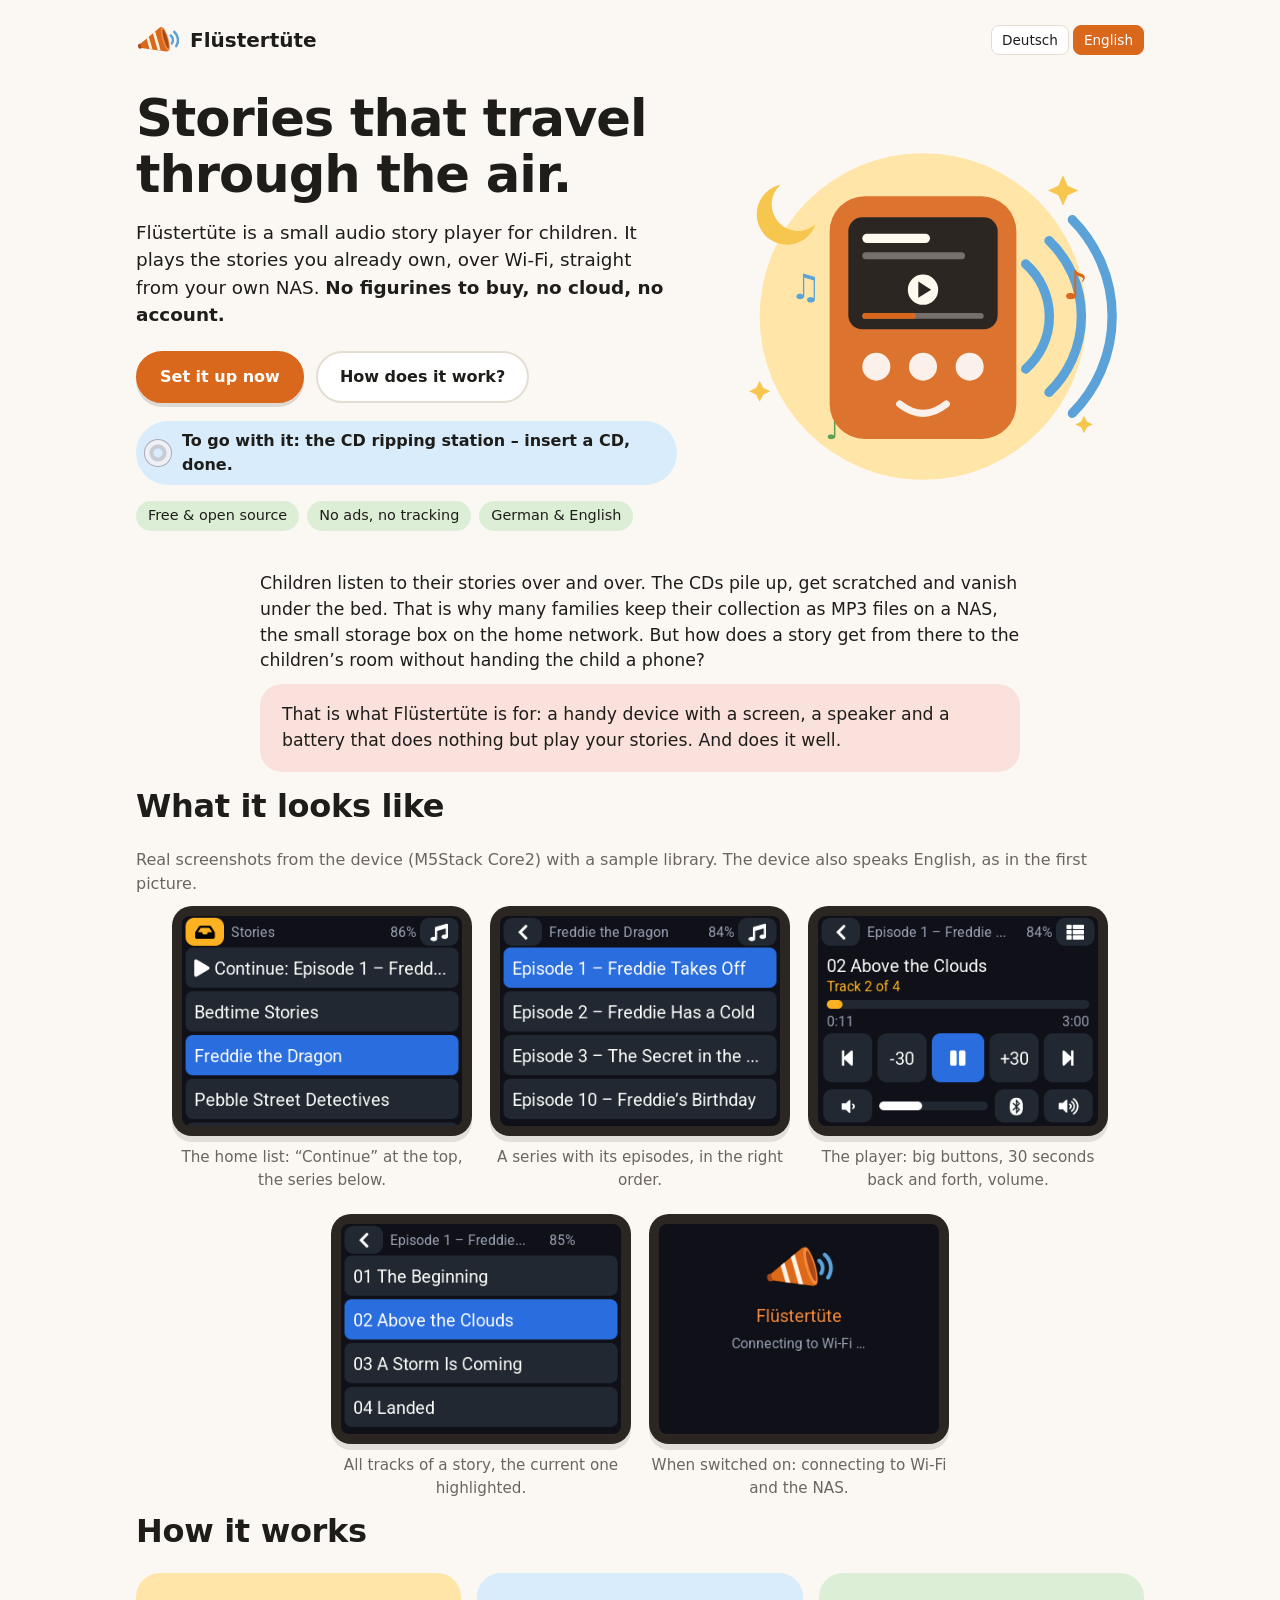
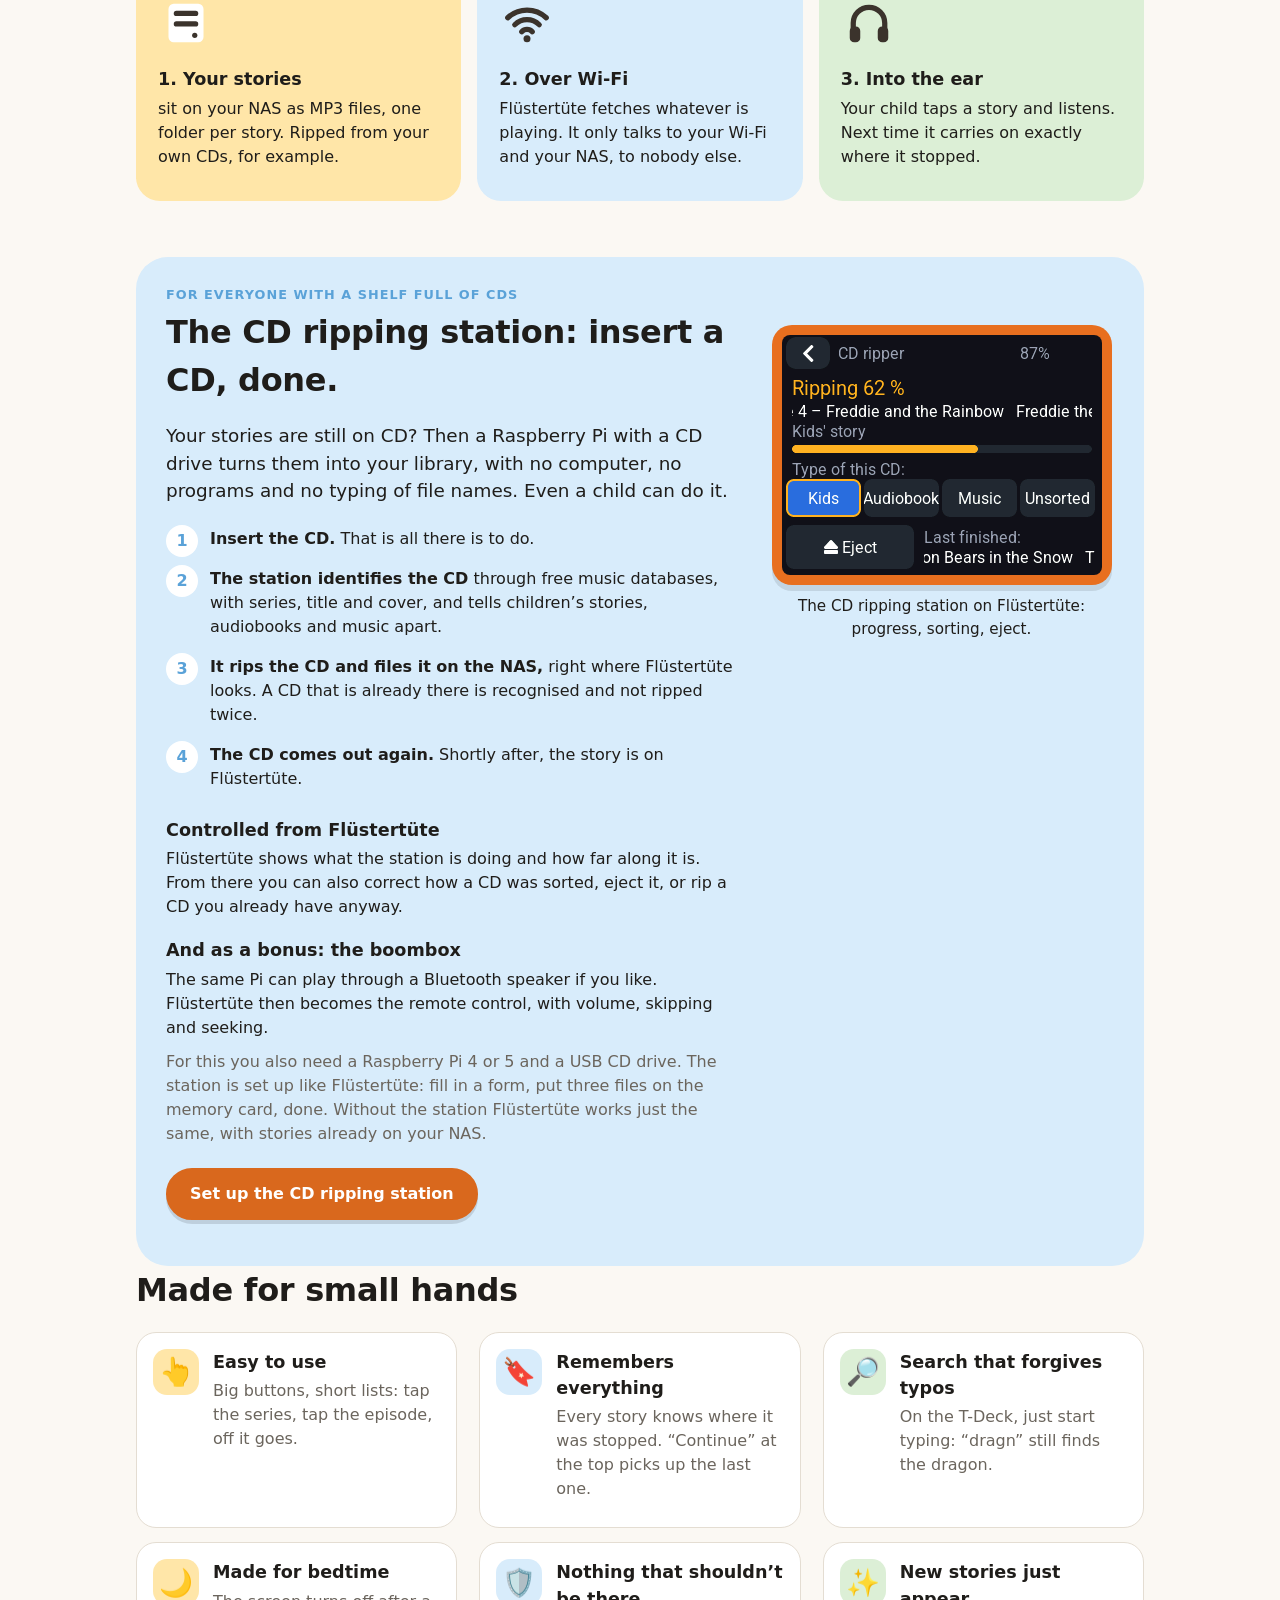
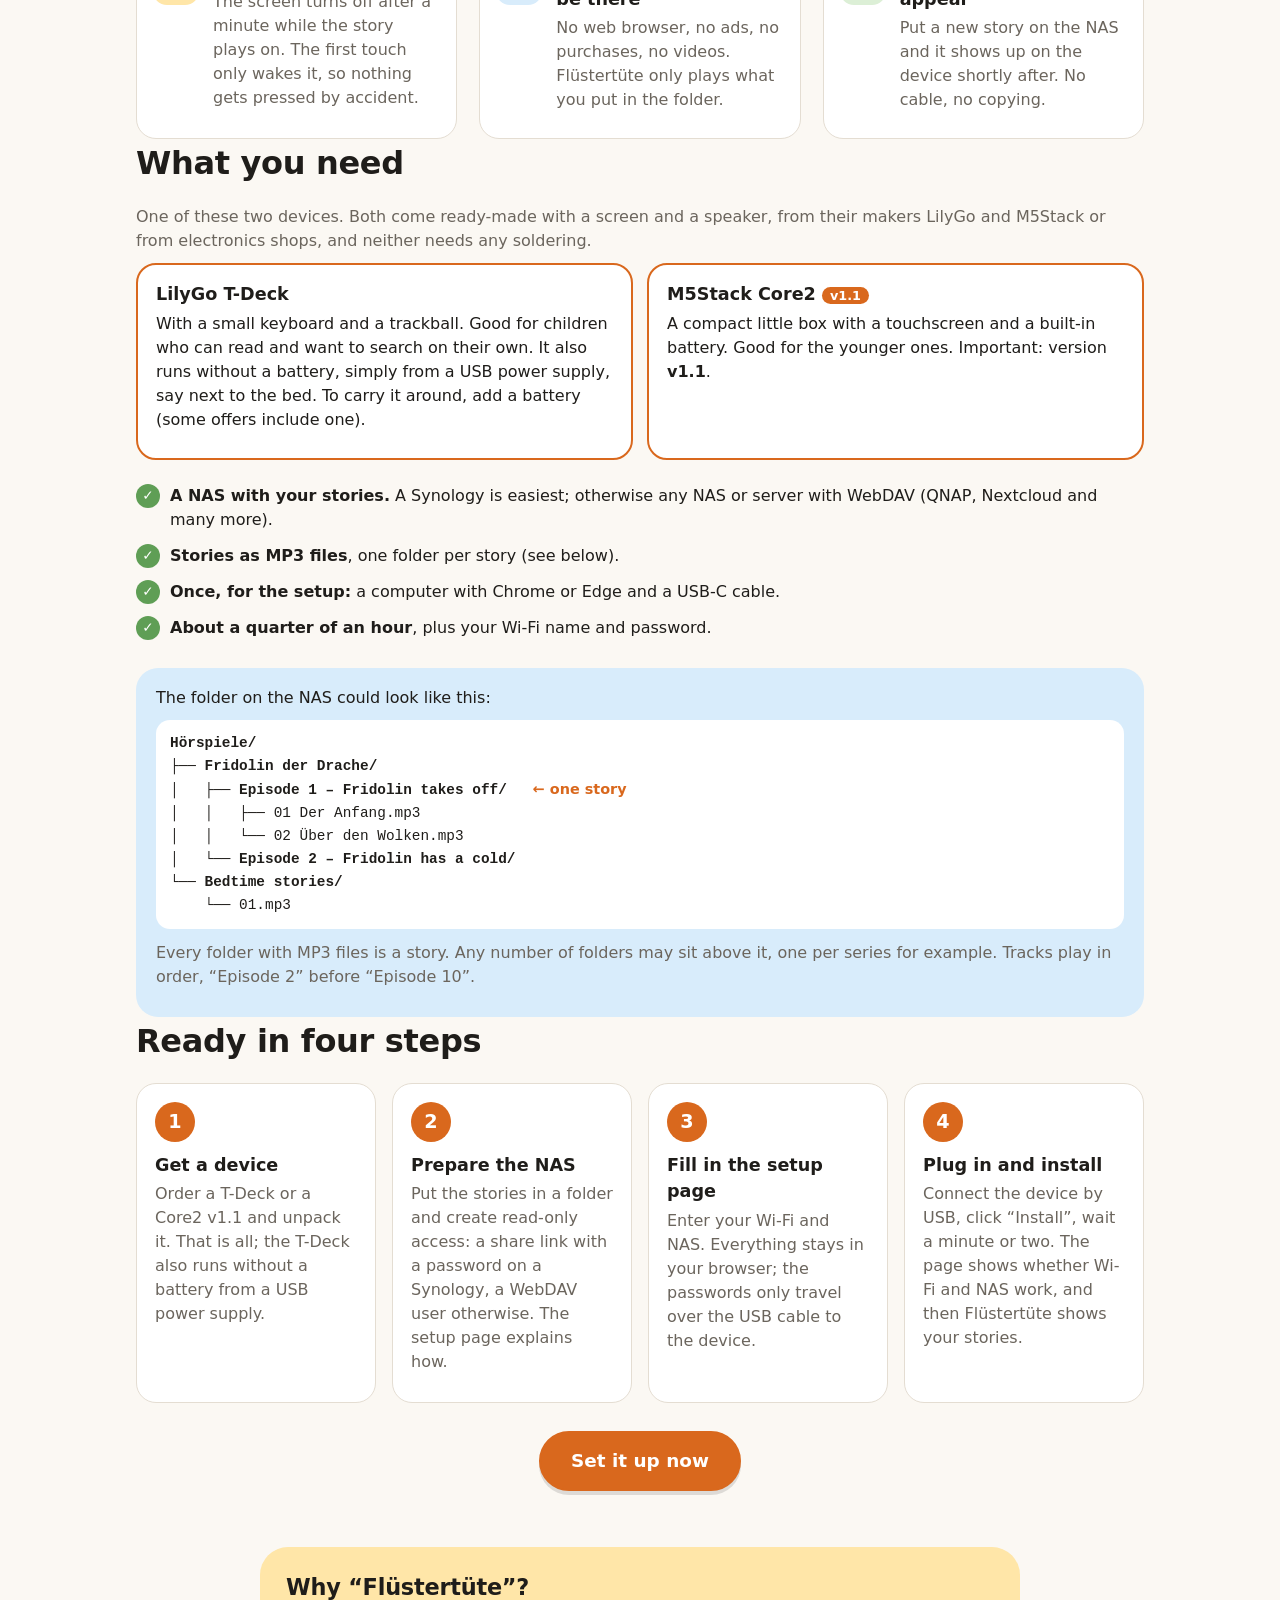
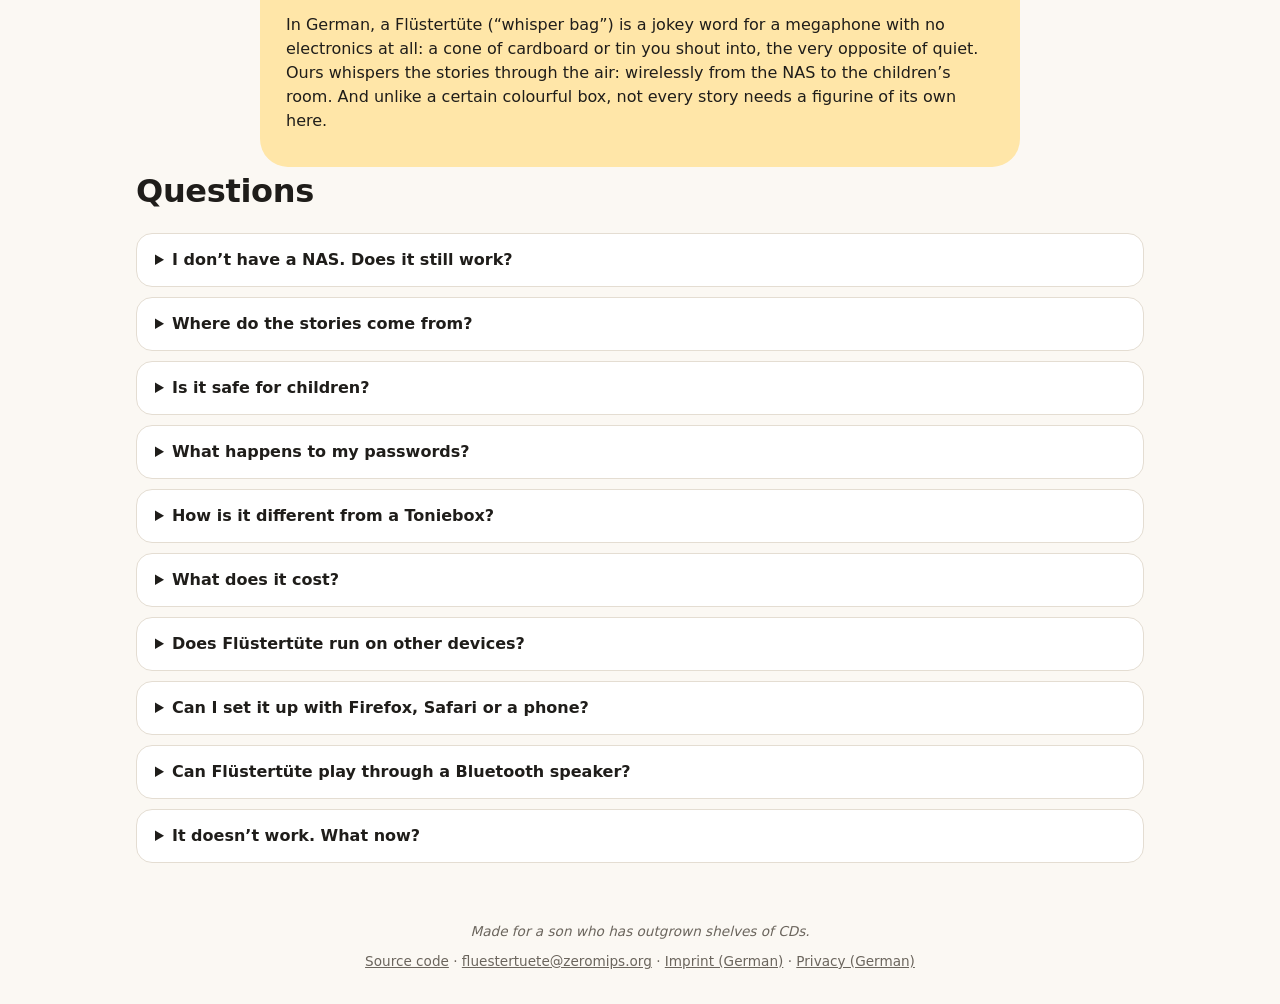
<file: web/index.html>
<!doctype html>
<html lang="de">
<head>
<meta charset="utf-8">
<meta name="viewport" content="width=device-width, initial-scale=1">
<title>Flüstertüte</title>
<meta name="description" content="Ein kleiner Hörspiel-Player für Kinder, der die eigenen Hörspiele per WLAN vom NAS spielt. Ohne Figuren, ohne Cloud, ohne Konto. Mit CD-Ripstation: CD rein, fertig.">
<link rel="canonical" href="https://fluestertuete.zeromips.org/">
<meta property="og:type" content="website">
<meta property="og:url" content="https://fluestertuete.zeromips.org/">
<meta property="og:site_name" content="Flüstertüte">
<meta property="og:locale" content="de_DE">
<meta property="og:locale:alternate" content="en_GB">
<meta property="og:title" content="Flüstertüte – Hörspiel-Player für Kinder, direkt vom eigenen NAS">
<meta property="og:description" content="Spielt die Hörspiele, die Sie schon haben, per WLAN vom eigenen NAS. Ohne Figuren, ohne Cloud, ohne Konto. Freie Software für LilyGo T-Deck und M5Stack Core2.">
<meta property="og:image" content="https://fluestertuete.zeromips.org/og.png">
<meta property="og:image:width" content="1200">
<meta property="og:image:height" content="630">
<meta property="og:image:alt" content="Flüstertüte: Logo und der Startbildschirm des Geräts mit einer Liste von Hörspiel-Serien">
<meta name="twitter:card" content="summary_large_image">
<link rel="icon" href="favicon.ico" sizes="48x48">
<link rel="icon" href="logo.svg" type="image/svg+xml">
<link rel="apple-touch-icon" href="apple-touch-icon.png">
<link rel="stylesheet" href="style.css">
<link rel="stylesheet" href="home.css">
<script type="module" src="home.js"></script>
</head>
<body class="home">

<header class="top">
  <a class="brand" href="./">
    <img src="logo.svg" alt="" width="44" height="44">
    Flüstertüte
  </a>
  <nav class="lang" aria-label="Sprache / Language">
    <button type="button" data-lang="de">Deutsch</button>
    <button type="button" data-lang="en">English</button>
  </nav>
</header>

<main>
  <!-- Hero -->
  <section class="hero">
    <div class="hero-text">
      <h1 data-t="hero_title"></h1>
      <p class="lead" data-t="hero_lead"></p>
      <div class="cta">
        <a class="btn primary" href="setup.html" data-t="cta_setup"></a>
        <a class="btn" href="#so-gehts" data-t="cta_how"></a>
      </div>
      <a class="rip-teaser" href="#cd-station"><span class="disc" aria-hidden="true"></span><span data-t="rip_teaser"></span></a>
      <ul class="badges">
        <li data-t="badge_free"></li>
        <li data-t="badge_noads"></li>
        <li data-t="badge_lang"></li>
      </ul>
    </div>
    <svg class="hero-art" viewBox="0 0 360 320" role="img" aria-labelledby="hero-art-title">
      <title id="hero-art-title" data-t="art_title"></title>
      <circle cx="180" cy="165" r="140" class="f-sun"/>
      <!-- moon and stars: it is a bedtime thing -->
      <path d="M58 52a26 26 0 1 0 30 34 21 21 0 1 1-30-34z" class="f-moon"/>
      <path d="M300 44l4 9 9 4-9 4-4 9-4-9-9-4 9-4z" class="f-star"/>
      <path d="M40 220l3 6 6 3-6 3-3 6-3-6-6-3 6-3z" class="f-star"/>
      <path d="M318 250l2.5 5 5 2.5-5 2.5-2.5 5-2.5-5-5-2.5 5-2.5z" class="f-star"/>
      <!-- sound waves -->
      <path d="M268 120a60 60 0 0 1 0 90" class="s-wave"/>
      <path d="M288 100a90 90 0 0 1 0 130" class="s-wave w2"/>
      <path d="M308 82a118 118 0 0 1 0 166" class="s-wave w3"/>
      <text x="300" y="150" class="note n1">♪</text>
      <text x="66" y="150" class="note n2">♫</text>
      <text x="96" y="270" class="note n3">♪</text>
      <!-- the device -->
      <g class="device">
        <rect x="100" y="62" width="160" height="208" rx="30" class="f-accent"/>
        <rect x="100" y="62" width="160" height="208" rx="30" class="f-shine"/>
        <rect x="116" y="80" width="128" height="96" rx="12" class="f-screen"/>
        <rect x="128" y="94" width="58" height="8" rx="4" class="f-screen-text"/>
        <rect x="128" y="110" width="88" height="6" rx="3" class="f-screen-dim"/>
        <circle cx="180" cy="142" r="13" class="f-screen-text"/>
        <path d="M176 135v14l11-7z" class="f-screen"/>
        <rect x="128" y="162" width="104" height="5" rx="2.5" class="f-screen-dim"/>
        <rect x="128" y="162" width="46" height="5" rx="2.5" class="f-accent"/>
        <!-- buttons, a smile -->
        <circle cx="140" cy="208" r="12" class="f-button"/>
        <circle cx="180" cy="208" r="12" class="f-button"/>
        <circle cx="220" cy="208" r="12" class="f-button"/>
        <path d="M160 240q20 16 40 0" class="s-smile"/>
      </g>
    </svg>
  </section>

  <!-- What it is -->
  <section class="intro">
    <p data-t="intro_1"></p>
    <p class="quote" data-t="intro_2"></p>
  </section>

  <!-- Screenshots -->
  <section class="block">
    <h2 data-t="shots_title"></h2>
    <p class="sub" data-t="shots_lead"></p>
    <div class="gallery">
      <figure class="shot"><div class="bezel"><img src="shots/home.png" data-src-en="shots/home-en.png" width="320" height="240" loading="lazy" alt="" data-alt="shot_home_alt"></div><figcaption data-t="shot_home"></figcaption></figure>
      <figure class="shot"><div class="bezel"><img src="shots/series.png" data-src-en="shots/series-en.png" width="320" height="240" loading="lazy" alt="" data-alt="shot_series_alt"></div><figcaption data-t="shot_series"></figcaption></figure>
      <figure class="shot"><div class="bezel"><img src="shots/player.png" data-src-en="shots/player-en.png" width="320" height="240" loading="lazy" alt="" data-alt="shot_player_alt"></div><figcaption data-t="shot_player"></figcaption></figure>
      <figure class="shot"><div class="bezel"><img src="shots/tracks.png" data-src-en="shots/tracks-en.png" width="320" height="240" loading="lazy" alt="" data-alt="shot_tracks_alt"></div><figcaption data-t="shot_tracks"></figcaption></figure>
      <figure class="shot"><div class="bezel"><img src="shots/start.png" data-src-en="shots/start-en.png" width="320" height="240" loading="lazy" alt="" data-alt="shot_start_alt"></div><figcaption data-t="shot_start"></figcaption></figure>
    </div>
  </section>

  <!-- How it works -->
  <section id="so-gehts" class="block">
    <h2 data-t="how_title"></h2>
    <ol class="flow">
      <li class="c-sun">
        <svg viewBox="0 0 64 64" aria-hidden="true"><rect x="12" y="10" width="40" height="44" rx="6" class="f-card"/><rect x="18" y="18" width="28" height="6" rx="3" class="f-ink"/><rect x="18" y="30" width="28" height="6" rx="3" class="f-ink"/><circle cx="42" cy="46" r="3" class="f-ink"/></svg>
        <h3 data-t="how_1_t"></h3><p data-t="how_1"></p>
      </li>
      <li class="c-sky">
        <svg viewBox="0 0 64 64" aria-hidden="true"><path d="M10 26a32 32 0 0 1 44 0" class="s-ink"/><path d="M18 34a20 20 0 0 1 28 0" class="s-ink"/><path d="M26 42a8 8 0 0 1 12 0" class="s-ink"/><circle cx="32" cy="50" r="4" class="f-ink"/></svg>
        <h3 data-t="how_2_t"></h3><p data-t="how_2"></p>
      </li>
      <li class="c-leaf">
        <svg viewBox="0 0 64 64" aria-hidden="true"><path d="M14 38v-6a18 18 0 0 1 36 0v6" class="s-ink"/><rect x="10" y="36" width="12" height="18" rx="5" class="f-ink"/><rect x="42" y="36" width="12" height="18" rx="5" class="f-ink"/></svg>
        <h3 data-t="how_3_t"></h3><p data-t="how_3"></p>
      </li>
    </ol>
  </section>

  <!-- CD ripping station -->
  <section id="cd-station" class="rip">
    <div class="rip-text">
      <p class="kicker" data-t="rip_kicker"></p>
      <h2 data-t="rip_title"></h2>
      <p class="lead" data-t="rip_lead"></p>
      <ol class="rip-flow">
        <li data-t="rip_f1"></li>
        <li data-t="rip_f2"></li>
        <li data-t="rip_f3"></li>
        <li data-t="rip_f4"></li>
      </ol>
      <h3 data-t="rip_remote_t"></h3>
      <p data-t="rip_remote"></p>
      <h3 data-t="rip_bt_t"></h3>
      <p data-t="rip_bt"></p>
      <p class="sub" data-t="rip_need"></p>
      <div class="cta"><a class="btn primary" href="ripstation.html" data-t="rip_cta"></a></div>
    </div>
    <figure class="shot rip-shot"><div class="bezel"><img src="shots/ripper.png" data-src-en="shots/ripper-en.png" width="320" height="240" loading="lazy" alt="" data-alt="shot_ripper_alt"></div><figcaption data-t="shot_ripper"></figcaption></figure>
  </section>

  <!-- For the kids -->
  <section class="block">
    <h2 data-t="kids_title"></h2>
    <ul class="features">
      <li><span class="ico" aria-hidden="true">👆</span><div><h3 data-t="kids_1_t"></h3><p data-t="kids_1"></p></div></li>
      <li><span class="ico" aria-hidden="true">🔖</span><div><h3 data-t="kids_2_t"></h3><p data-t="kids_2"></p></div></li>
      <li><span class="ico" aria-hidden="true">🔎</span><div><h3 data-t="kids_3_t"></h3><p data-t="kids_3"></p></div></li>
      <li><span class="ico" aria-hidden="true">🌙</span><div><h3 data-t="kids_4_t"></h3><p data-t="kids_4"></p></div></li>
      <li><span class="ico" aria-hidden="true">🛡️</span><div><h3 data-t="kids_5_t"></h3><p data-t="kids_5"></p></div></li>
      <li><span class="ico" aria-hidden="true">✨</span><div><h3 data-t="kids_6_t"></h3><p data-t="kids_6"></p></div></li>
    </ul>
  </section>

  <!-- What you need -->
  <section class="block">
    <h2 data-t="need_title"></h2>
    <p class="sub" data-t="need_lead"></p>
    <div class="devices">
      <div class="device-card">
        <h3>LilyGo T-Deck</h3>
        <p data-t="dev_tdeck"></p>
      </div>
      <div class="device-card">
        <h3>M5Stack Core2 <span class="tag">v1.1</span></h3>
        <p data-t="dev_core2"></p>
      </div>
    </div>
    <ul class="checklist">
      <li data-t="need_nas"></li>
      <li data-t="need_mp3"></li>
      <li data-t="need_pc"></li>
      <li data-t="need_time"></li>
    </ul>
    <div class="tree-box">
      <p data-t="tree_lead"></p>
      <pre class="tree" aria-label="Ordnerstruktur"><span class="dir">Hörspiele/</span>
├── <span class="dir">Fridolin der Drache/</span>
│   ├── <span class="dir" data-t="tree_ep1"></span>   <span class="album" data-t="tree_album"></span>
│   │   ├── 01 Der Anfang.mp3
│   │   └── 02 Über den Wolken.mp3
│   └── <span class="dir" data-t="tree_ep2"></span>
└── <span class="dir" data-t="tree_night"></span>
    └── 01.mp3</pre>
      <p class="sub" data-t="tree_note"></p>
    </div>
  </section>

  <!-- Setup steps -->
  <section class="block">
    <h2 data-t="steps_title"></h2>
    <ol class="steps">
      <li><h3 data-t="step_1_t"></h3><p data-t="step_1"></p></li>
      <li><h3 data-t="step_2_t"></h3><p data-t="step_2"></p></li>
      <li><h3 data-t="step_3_t"></h3><p data-t="step_3"></p></li>
      <li><h3 data-t="step_4_t"></h3><p data-t="step_4"></p></li>
    </ol>
    <div class="cta center"><a class="btn primary big" href="setup.html" data-t="cta_setup"></a></div>
  </section>

  <!-- The name -->
  <section class="name-box">
    <h2 data-t="name_title"></h2>
    <p data-t="name_text"></p>
  </section>

  <!-- FAQ -->
  <section class="block">
    <h2 data-t="faq_title"></h2>
    <div class="faq">
      <details><summary data-t="faq_nas_q"></summary><p data-t="faq_nas_a"></p></details>
      <details><summary data-t="faq_where_q"></summary><p data-t="faq_where_a"></p></details>
      <details><summary data-t="faq_safe_q"></summary><p data-t="faq_safe_a"></p></details>
      <details><summary data-t="faq_pw_q"></summary><p data-t="faq_pw_a"></p></details>
      <details><summary data-t="faq_tonie_q"></summary><p data-t="faq_tonie_a"></p></details>
      <details><summary data-t="faq_cost_q"></summary><p data-t="faq_cost_a"></p></details>
      <details><summary data-t="faq_port_q"></summary><p data-t="faq_port_a"></p></details>
      <details><summary data-t="faq_browser_q"></summary><p data-t="faq_browser_a"></p></details>
      <details><summary data-t="faq_bt_q"></summary><p data-t="faq_bt_a"></p></details>
      <details><summary data-t="faq_help_q"></summary><p data-t="faq_help_a"></p></details>
    </div>
  </section>
</main>

<footer class="bottom">
  <p data-t="made_for"></p>
  <p><a href="https://github.com/zeromips/fluestertuete" data-t="source"></a> ·
    <a href="mailto:fluestertuete@zeromips.org">fluestertuete@zeromips.org</a> ·
    <a href="impressum.html" data-t="imprint"></a> · <a href="datenschutz.html" data-t="privacy_page"></a></p>
</footer>
</body>
</html>
</file>
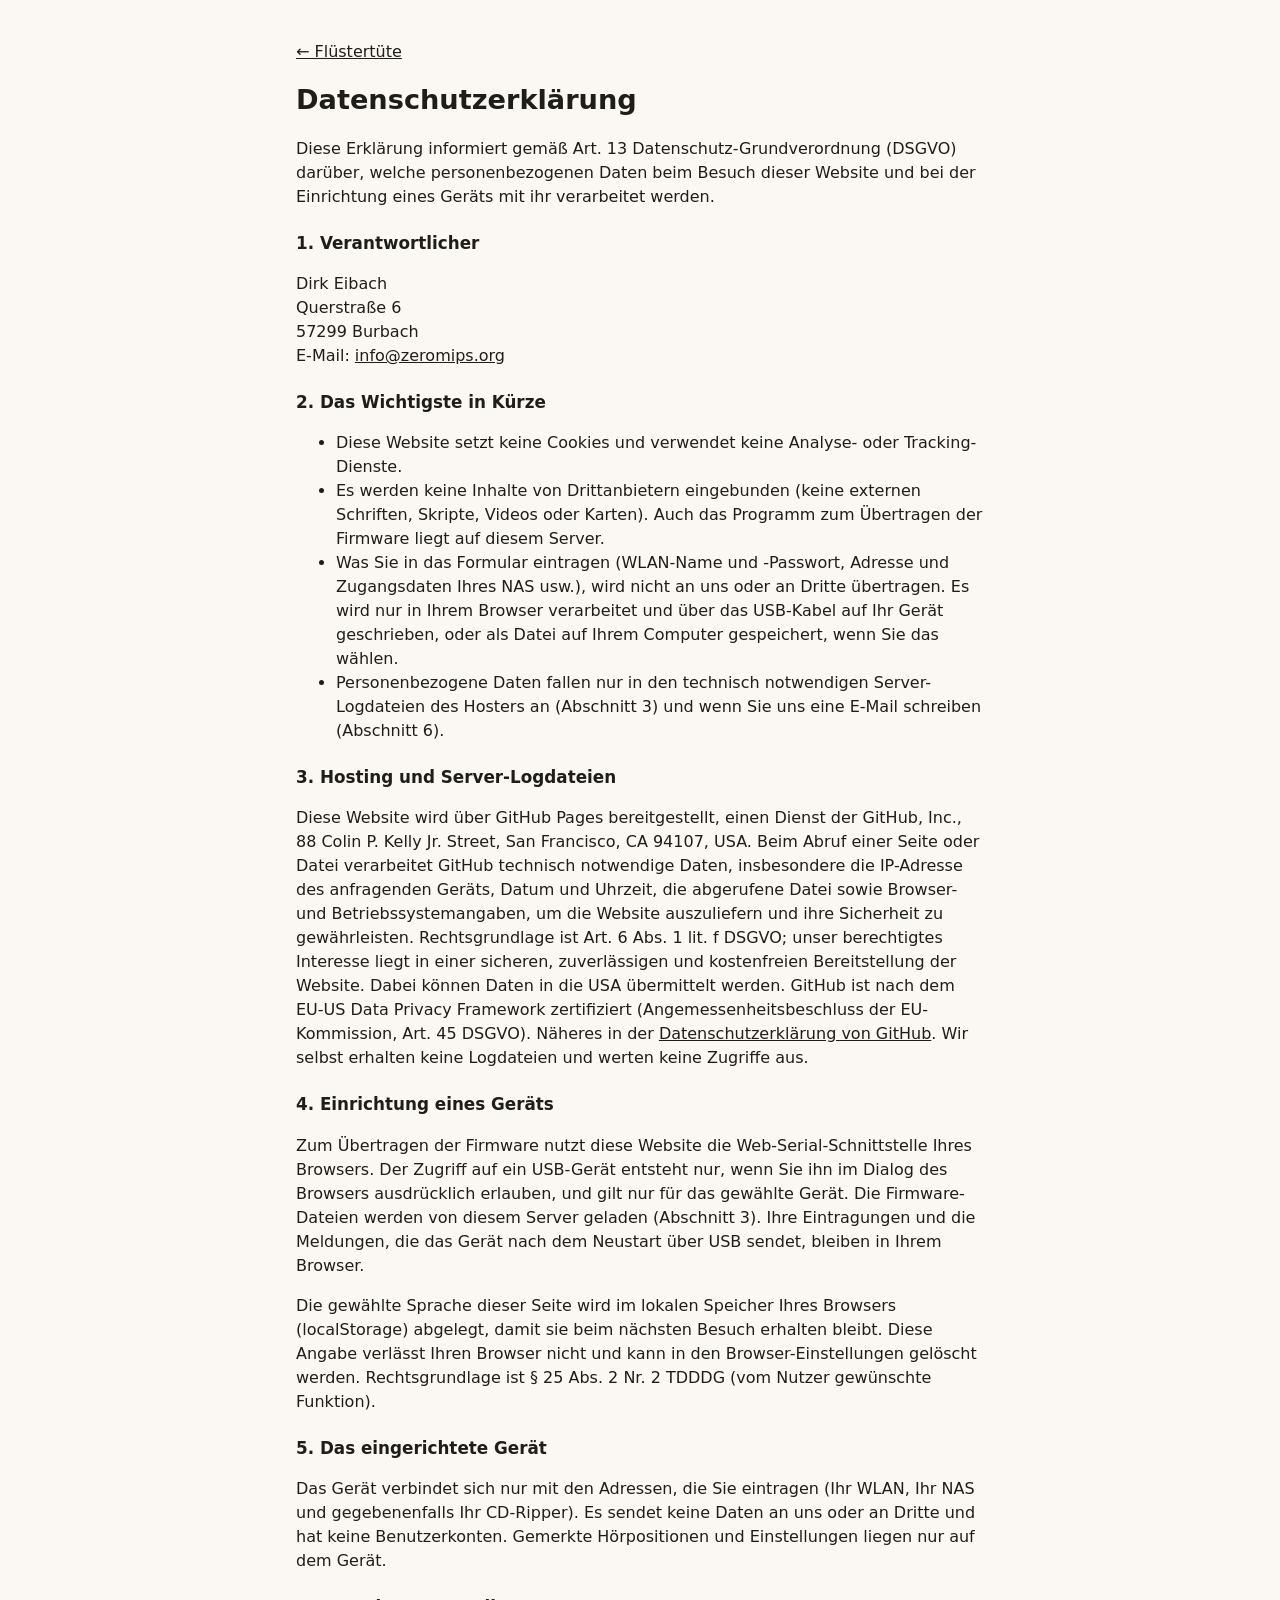
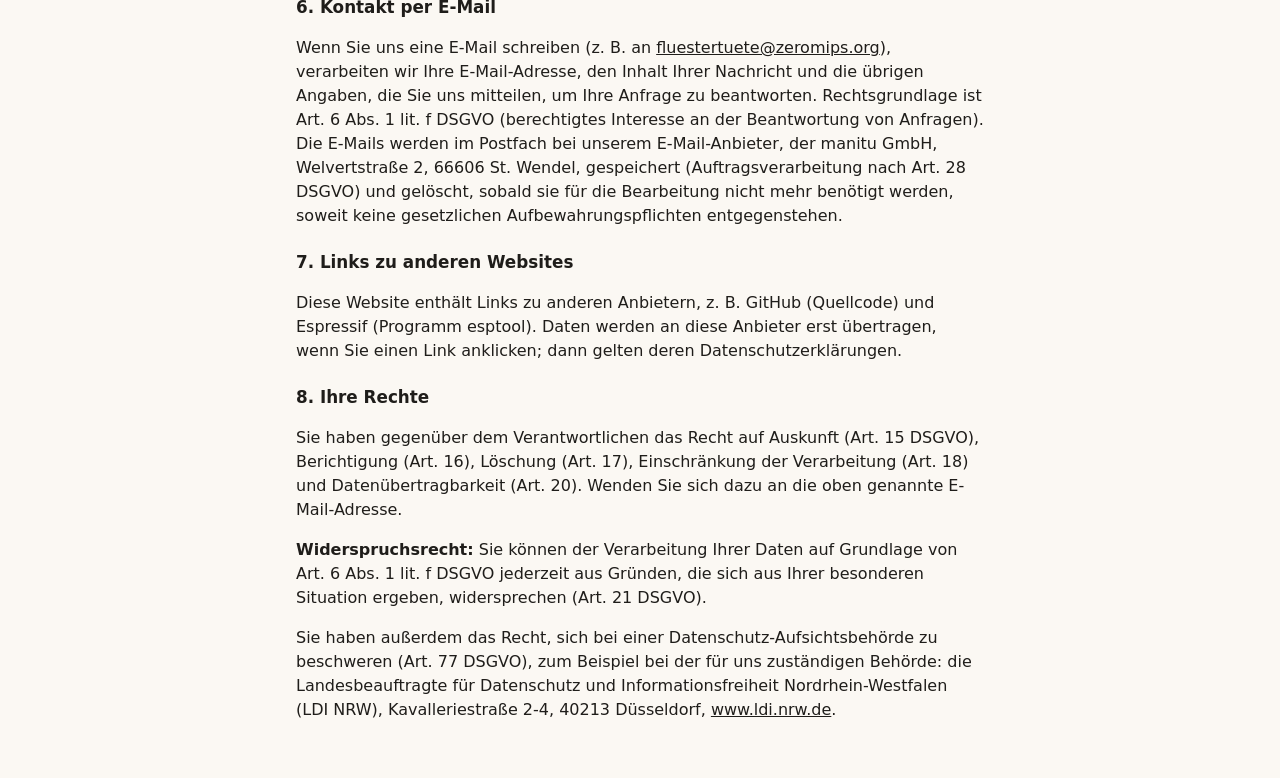
<file: web/datenschutz.html>
<!doctype html>
<html lang="de">
<head>
<meta charset="utf-8">
<meta name="viewport" content="width=device-width, initial-scale=1">
<title>Datenschutzerklärung - Flüstertüte</title>
<link rel="icon" href="favicon.ico" sizes="48x48">
<link rel="icon" href="logo.svg" type="image/svg+xml">
<link rel="apple-touch-icon" href="apple-touch-icon.png">
<link rel="stylesheet" href="style.css">
</head>
<body>
<main class="legal">
  <p><a href="./">&larr; Flüstertüte</a></p>
  <h1>Datenschutzerklärung</h1>
  <p>Diese Erklärung informiert gemäß Art. 13 Datenschutz-Grundverordnung (DSGVO) darüber, welche
    personenbezogenen Daten beim Besuch dieser Website und bei der Einrichtung eines Geräts mit ihr
    verarbeitet werden.</p>

  <h2>1. Verantwortlicher</h2>
  <p>Dirk Eibach<br>Querstraße 6<br>57299 Burbach<br>E-Mail: <a href="mailto:info@zeromips.org">info@zeromips.org</a></p>

  <h2>2. Das Wichtigste in Kürze</h2>
  <ul>
    <li>Diese Website setzt keine Cookies und verwendet keine Analyse- oder Tracking-Dienste.</li>
    <li>Es werden keine Inhalte von Drittanbietern eingebunden (keine externen Schriften, Skripte, Videos oder
      Karten). Auch das Programm zum Übertragen der Firmware liegt auf diesem Server.</li>
    <li>Was Sie in das Formular eintragen (WLAN-Name und -Passwort, Adresse und Zugangsdaten Ihres NAS usw.),
      wird nicht an uns oder an Dritte übertragen. Es wird nur in Ihrem Browser verarbeitet und über das
      USB-Kabel auf Ihr Gerät geschrieben, oder als Datei auf Ihrem Computer gespeichert, wenn Sie das wählen.</li>
    <li>Personenbezogene Daten fallen nur in den technisch notwendigen Server-Logdateien des Hosters an
      (Abschnitt 3) und wenn Sie uns eine E-Mail schreiben (Abschnitt 6).</li>
  </ul>

  <h2>3. Hosting und Server-Logdateien</h2>
  <p>Diese Website wird über GitHub Pages bereitgestellt, einen Dienst der GitHub, Inc., 88 Colin P. Kelly Jr.
    Street, San Francisco, CA 94107, USA. Beim Abruf einer Seite oder Datei verarbeitet GitHub technisch
    notwendige Daten, insbesondere die IP-Adresse des anfragenden Geräts, Datum und Uhrzeit, die abgerufene Datei
    sowie Browser- und Betriebssystemangaben, um die Website auszuliefern und ihre Sicherheit zu gewährleisten.
    Rechtsgrundlage ist Art. 6 Abs. 1 lit. f DSGVO; unser berechtigtes Interesse liegt in einer sicheren,
    zuverlässigen und kostenfreien Bereitstellung der Website. Dabei können Daten in die USA übermittelt werden.
    GitHub ist nach dem EU-US Data Privacy Framework zertifiziert (Angemessenheitsbeschluss der EU-Kommission,
    Art. 45 DSGVO). Näheres in der
    <a href="https://docs.github.com/de/site-policy/privacy-policies/github-general-privacy-statement">Datenschutzerklärung
    von GitHub</a>. Wir selbst erhalten keine Logdateien und werten keine Zugriffe aus.</p>

  <h2>4. Einrichtung eines Geräts</h2>
  <p>Zum Übertragen der Firmware nutzt diese Website die Web-Serial-Schnittstelle Ihres Browsers. Der Zugriff auf
    ein USB-Gerät entsteht nur, wenn Sie ihn im Dialog des Browsers ausdrücklich erlauben, und gilt nur für das
    gewählte Gerät. Die Firmware-Dateien werden von diesem Server geladen (Abschnitt 3). Ihre Eintragungen und
    die Meldungen, die das Gerät nach dem Neustart über USB sendet, bleiben in Ihrem Browser.</p>
  <p>Die gewählte Sprache dieser Seite wird im lokalen Speicher Ihres Browsers (localStorage) abgelegt, damit sie
    beim nächsten Besuch erhalten bleibt. Diese Angabe verlässt Ihren Browser nicht und kann in den
    Browser-Einstellungen gelöscht werden. Rechtsgrundlage ist § 25 Abs. 2 Nr. 2 TDDDG (vom Nutzer gewünschte
    Funktion).</p>

  <h2>5. Das eingerichtete Gerät</h2>
  <p>Das Gerät verbindet sich nur mit den Adressen, die Sie eintragen (Ihr WLAN, Ihr NAS und gegebenenfalls Ihr
    CD-Ripper). Es sendet keine Daten an uns oder an Dritte und hat keine Benutzerkonten. Gemerkte Hörpositionen
    und Einstellungen liegen nur auf dem Gerät.</p>

  <h2>6. Kontakt per E-Mail</h2>
  <p>Wenn Sie uns eine E-Mail schreiben (z.&nbsp;B. an
    <a href="mailto:fluestertuete@zeromips.org">fluestertuete@zeromips.org</a>), verarbeiten wir Ihre E-Mail-Adresse,
    den Inhalt Ihrer Nachricht und die übrigen Angaben, die Sie uns mitteilen, um Ihre Anfrage zu beantworten.
    Rechtsgrundlage ist Art. 6 Abs. 1 lit. f DSGVO (berechtigtes Interesse an der Beantwortung von Anfragen). Die
    E-Mails werden im Postfach bei unserem E-Mail-Anbieter, der manitu GmbH, Welvertstraße 2, 66606 St. Wendel,
    gespeichert (Auftragsverarbeitung nach Art. 28 DSGVO) und gelöscht, sobald sie für die Bearbeitung nicht mehr
    benötigt werden, soweit keine gesetzlichen Aufbewahrungspflichten entgegenstehen.</p>

  <h2>7. Links zu anderen Websites</h2>
  <p>Diese Website enthält Links zu anderen Anbietern, z.&nbsp;B. GitHub (Quellcode) und Espressif (Programm esptool).
    Daten werden an diese Anbieter erst übertragen, wenn Sie einen Link anklicken; dann gelten deren
    Datenschutzerklärungen.</p>

  <h2>8. Ihre Rechte</h2>
  <p>Sie haben gegenüber dem Verantwortlichen das Recht auf Auskunft (Art. 15 DSGVO), Berichtigung (Art. 16),
    Löschung (Art. 17), Einschränkung der Verarbeitung (Art. 18) und Datenübertragbarkeit (Art. 20). Wenden Sie
    sich dazu an die oben genannte E-Mail-Adresse.</p>
  <p><strong>Widerspruchsrecht:</strong> Sie können der Verarbeitung Ihrer Daten auf Grundlage von Art. 6 Abs. 1
    lit. f DSGVO jederzeit aus Gründen, die sich aus Ihrer besonderen Situation ergeben, widersprechen
    (Art. 21 DSGVO).</p>
  <p>Sie haben außerdem das Recht, sich bei einer Datenschutz-Aufsichtsbehörde zu beschweren (Art. 77 DSGVO), zum
    Beispiel bei der für uns zuständigen Behörde: die Landesbeauftragte für Datenschutz und Informationsfreiheit
    Nordrhein-Westfalen (LDI NRW), Kavalleriestraße 2-4, 40213 Düsseldorf,
    <a href="https://www.ldi.nrw.de">www.ldi.nrw.de</a>.</p>
</main>
</body>
</html>
</file>
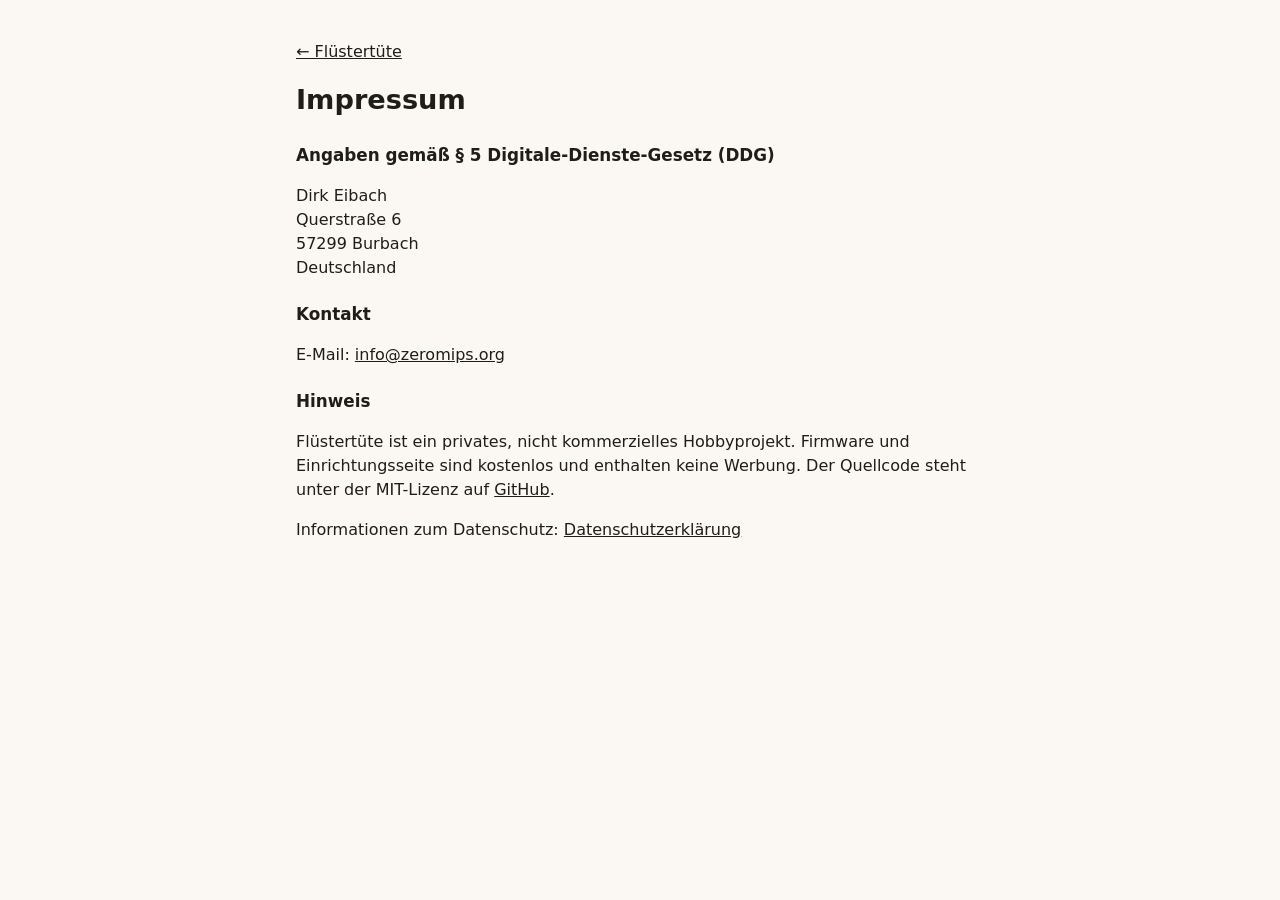
<file: web/impressum.html>
<!doctype html>
<html lang="de">
<head>
<meta charset="utf-8">
<meta name="viewport" content="width=device-width, initial-scale=1">
<meta name="robots" content="noindex">
<title>Impressum - Flüstertüte</title>
<link rel="icon" href="favicon.ico" sizes="48x48">
<link rel="icon" href="logo.svg" type="image/svg+xml">
<link rel="apple-touch-icon" href="apple-touch-icon.png">
<link rel="stylesheet" href="style.css">
</head>
<body>
<main class="legal">
  <p><a href="./">&larr; Flüstertüte</a></p>
  <h1>Impressum</h1>
  <h2>Angaben gemäß § 5 Digitale-Dienste-Gesetz (DDG)</h2>
  <p>Dirk Eibach<br>Querstraße 6<br>57299 Burbach<br>Deutschland</p>
  <h2>Kontakt</h2>
  <p>E-Mail: <a href="mailto:info@zeromips.org">info@zeromips.org</a></p>
  <h2>Hinweis</h2>
  <p>Flüstertüte ist ein privates, nicht kommerzielles Hobbyprojekt. Firmware und Einrichtungsseite sind
    kostenlos und enthalten keine Werbung. Der Quellcode steht unter der MIT-Lizenz auf
    <a href="https://github.com/zeromips/fluestertuete">GitHub</a>.</p>
  <p>Informationen zum Datenschutz: <a href="datenschutz.html">Datenschutzerklärung</a></p>
</main>
</body>
</html>
</file>
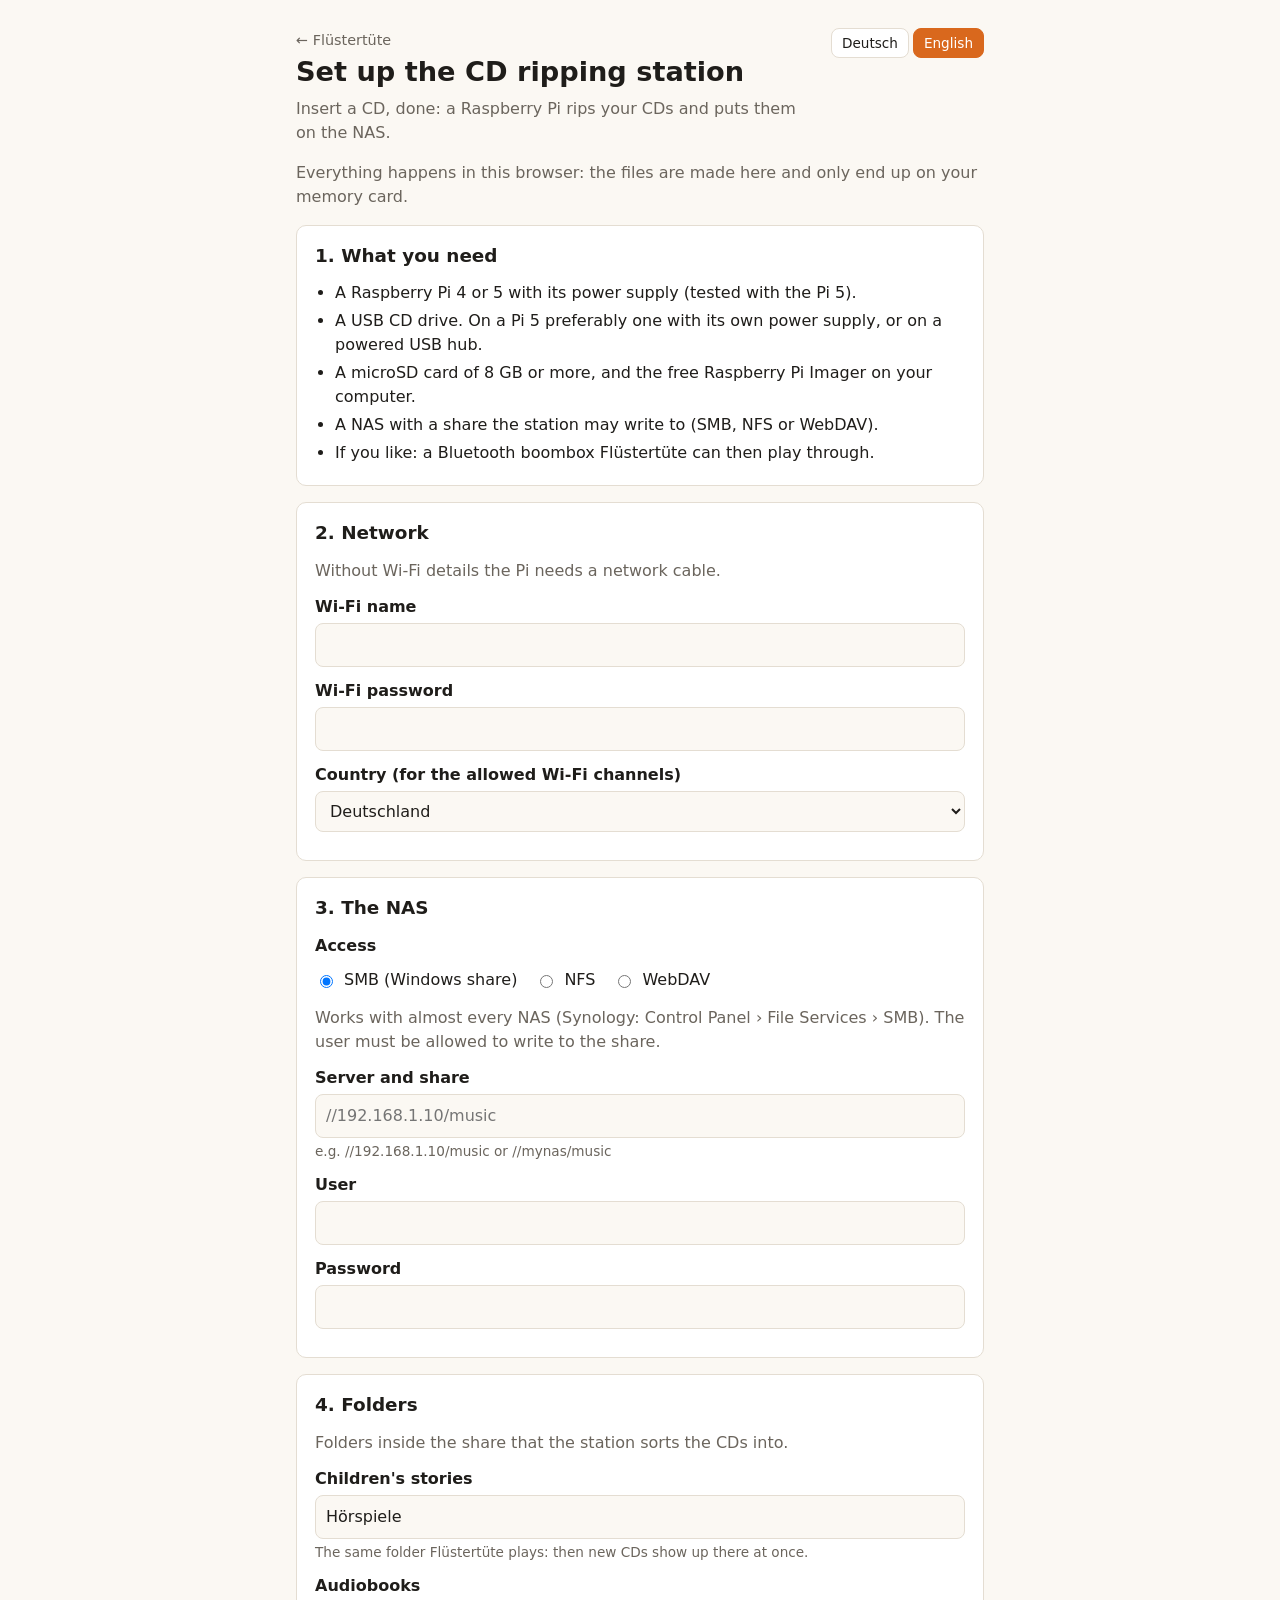
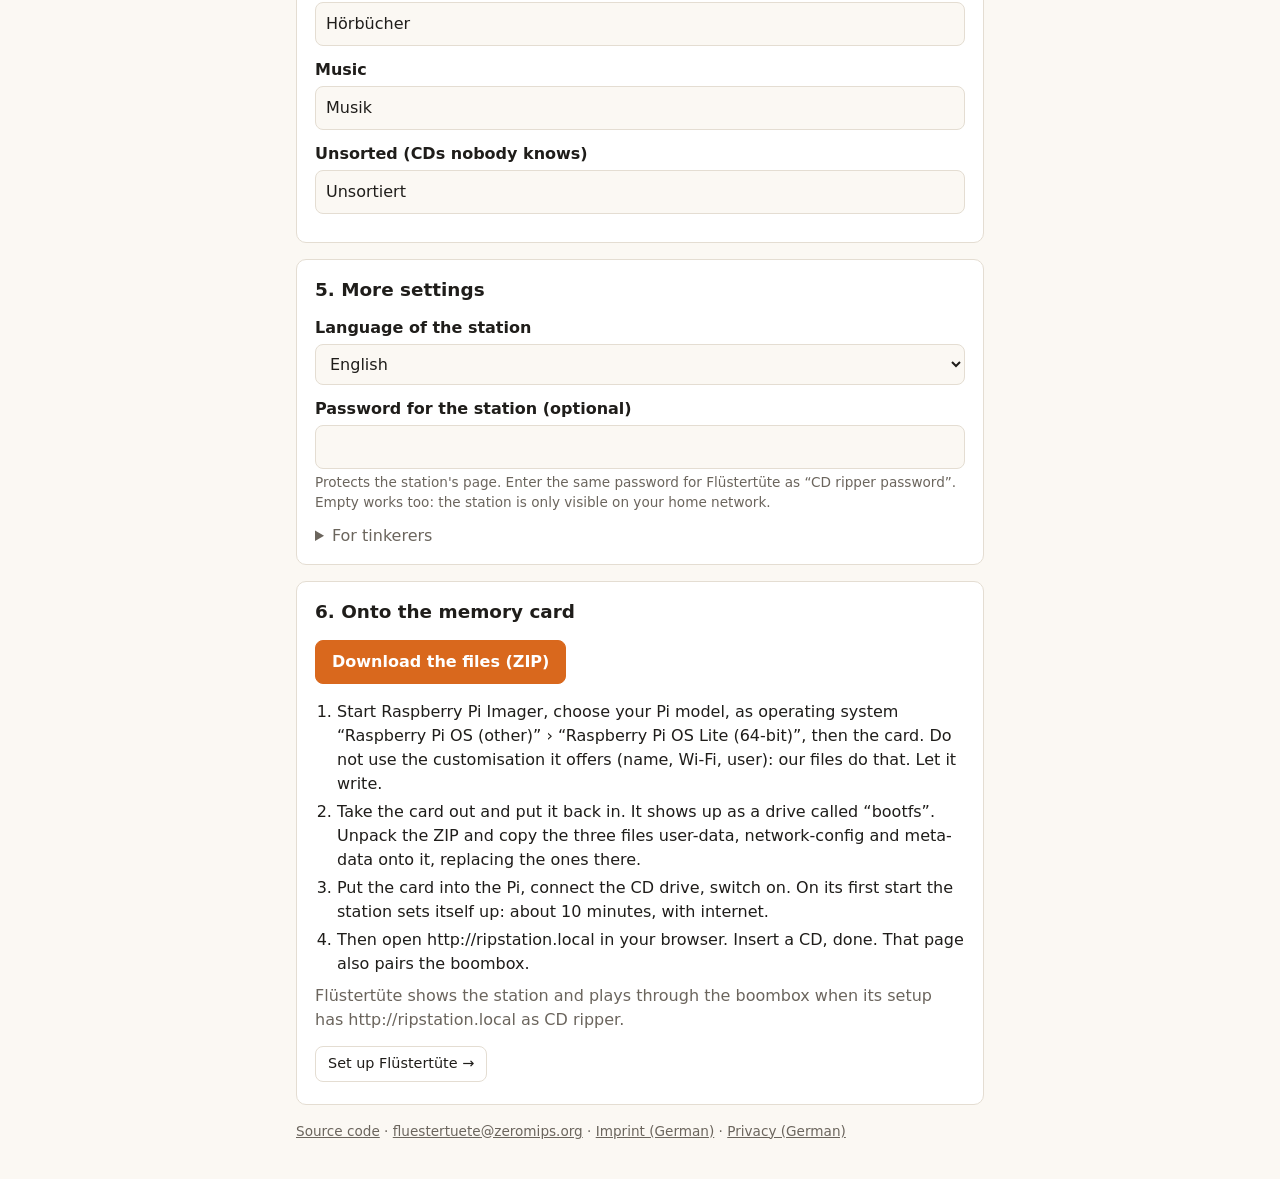
<file: web/ripstation.html>
<!doctype html>
<html lang="de">
<head>
<meta charset="utf-8">
<meta name="viewport" content="width=device-width, initial-scale=1">
<title>CD-Ripstation einrichten</title>
<link rel="icon" href="favicon.ico" sizes="48x48">
<link rel="icon" href="logo.svg" type="image/svg+xml">
<link rel="apple-touch-icon" href="apple-touch-icon.png">
<link rel="stylesheet" href="style.css">
<script type="module" src="ripstation.js"></script>
</head>
<body>
<header>
  <div>
    <a class="home-link" href="./">&larr; Flüstertüte</a>
    <h1 data-t="title"></h1>
    <p class="tagline" data-t="tagline"></p>
  </div>
  <nav class="lang" aria-label="Sprache / Language">
    <button type="button" data-lang="de">Deutsch</button>
    <button type="button" data-lang="en">English</button>
  </nav>
</header>

<main>
  <p class="note" data-t="privacy"></p>

  <form id="station" autocomplete="off" novalidate>
    <section>
      <h2 data-t="s_need"></h2>
      <ul class="plain">
        <li data-t="need_pi"></li>
        <li data-t="need_drive"></li>
        <li data-t="need_card"></li>
        <li data-t="need_nas"></li>
        <li data-t="need_speaker"></li>
      </ul>
    </section>

    <section>
      <h2 data-t="s_net"></h2>
      <p class="help" data-t="net_hint"></p>
      <label><span data-t="wifi_ssid"></span><input id="wifi_ssid" maxlength="32"></label>
      <label><span data-t="wifi_password"></span><input id="wifi_password" type="password" maxlength="63"></label>
      <label><span data-t="wifi_country"></span>
        <select id="wifi_country">
          <option value="DE">Deutschland</option><option value="AT">Österreich</option><option value="CH">Schweiz</option>
          <option value="LU">Luxembourg</option><option value="NL">Nederland</option><option value="BE">Belgique</option>
          <option value="FR">France</option><option value="IT">Italia</option><option value="DK">Danmark</option>
          <option value="GB">United Kingdom</option><option value="IE">Ireland</option><option value="US">United States</option>
          <option value="CA">Canada</option><option value="AU">Australia</option>
        </select>
      </label>
    </section>

    <section>
      <h2 data-t="s_nas"></h2>
      <fieldset class="choices">
        <legend data-t="nas_type"></legend>
        <label class="choice"><input type="radio" name="nas_type" value="smb" checked> <span data-t="type_smb"></span></label>
        <label class="choice"><input type="radio" name="nas_type" value="nfs"> <span data-t="type_nfs"></span></label>
        <label class="choice"><input type="radio" name="nas_type" value="webdav"> <span data-t="type_webdav"></span></label>
      </fieldset>
      <p class="help" id="nas-help"></p>
      <label><span id="nas_url-label"></span><input id="nas_url"><small id="nas_url-hint"></small></label>
      <div id="nas-login">
        <label><span data-t="nas_user"></span><input id="nas_user"></label>
        <label><span data-t="nas_password"></span><input id="nas_password" type="password"></label>
      </div>
    </section>

    <section>
      <h2 data-t="s_dirs"></h2>
      <p class="help" data-t="dirs_hint"></p>
      <label><span data-t="dir_kids"></span><input id="dir_kids" value="Hörspiele"><small data-t="dir_kids_hint"></small></label>
      <label><span data-t="dir_spoken"></span><input id="dir_spoken" value="Hörbücher"></label>
      <label><span data-t="dir_music"></span><input id="dir_music" value="Musik"></label>
      <label><span data-t="dir_unsorted"></span><input id="dir_unsorted" value="Unsortiert"></label>
    </section>

    <section>
      <h2 data-t="s_more"></h2>
      <label><span data-t="lang"></span>
        <select id="lang"><option value="de">Deutsch</option><option value="en">English</option></select>
      </label>
      <label><span data-t="web_password"></span><input id="web_password" type="password"><small data-t="web_password_hint"></small></label>
      <details>
        <summary data-t="advanced"></summary>
        <label><span data-t="gnudb_contact"></span><input id="gnudb_contact" type="email"><small data-t="gnudb_hint"></small></label>
        <label><span data-t="ssh_key"></span><textarea id="ssh_key" rows="2" spellcheck="false"></textarea><small data-t="ssh_hint"></small></label>
      </details>
    </section>

    <section>
      <h2 data-t="s_files"></h2>
      <div class="buttons">
        <button type="button" id="download" class="primary" data-t="btn_download"></button>
      </div>
      <ul id="status" aria-live="polite"></ul>
      <ol class="steps-plain">
        <li data-t="step_imager"></li>
        <li data-t="step_copy"></li>
        <li data-t="step_boot"></li>
        <li data-t="step_open"></li>
      </ol>
      <p class="help" data-t="step_player"></p>
      <div class="buttons small"><a class="button-link" id="to-setup" href="setup.html?ripper=http%3A%2F%2Fripstation.local" data-t="btn_player"></a></div>
    </section>
  </form>
</main>

<footer>
  <p><a href="https://github.com/zeromips/fluestertuete" data-t="source"></a> ·
    <a href="mailto:fluestertuete@zeromips.org">fluestertuete@zeromips.org</a> ·
    <a href="impressum.html" data-t="imprint"></a> · <a href="datenschutz.html" data-t="privacy_page"></a></p>
</footer>
</body>
</html>
</file>
<file: web/style.css>
:root {
  --bg: #fbf8f3;
  --card: #ffffff;
  --text: #1f1d1a;
  --dim: #6b655d;
  --line: #e4ddd2;
  --accent: #d9681d;
  --accent-text: #ffffff;
  --ok: #2e7d32;
  --bad: #c62828;
  --warn-bg: #fff3e0;
  --radius: 10px;
}
@media (prefers-color-scheme: dark) {
  :root {
    --bg: #171513;
    --card: #221f1c;
    --text: #f1ece5;
    --dim: #a69e93;
    --line: #3a352f;
    --accent: #f08a3e;
    --accent-text: #1a1009;
    --ok: #81c784;
    --bad: #ef9a9a;
    --warn-bg: #3a2a17;
  }
}
* { box-sizing: border-box; }
body {
  margin: 0;
  background: var(--bg);
  color: var(--text);
  font: 16px/1.5 system-ui, -apple-system, "Segoe UI", Roboto, sans-serif;
}
header, main, footer { max-width: 720px; margin: 0 auto; padding: 0 16px; }
header { display: flex; justify-content: space-between; align-items: flex-start; gap: 12px; padding-top: 28px; }
h1 { margin: 0; font-size: 1.7rem; }
.tagline { margin: 4px 0 0; color: var(--dim); }
.lang { display: flex; gap: 4px; flex-shrink: 0; }
.lang button { padding: 4px 10px; font-size: .85rem; }
.lang button[aria-pressed="true"] { background: var(--accent); color: var(--accent-text); border-color: var(--accent); }
section { background: var(--card); border: 1px solid var(--line); border-radius: var(--radius); padding: 16px 18px; margin: 16px 0; }
h2 { margin: 0 0 12px; font-size: 1.15rem; }
label { display: block; margin: 12px 0; }
label > span { display: block; font-weight: 600; margin-bottom: 4px; }
small { display: block; color: var(--dim); margin-top: 3px; font-size: .85rem; }
input:not([type=radio]):not([type=checkbox]), select, textarea {
  width: 100%; padding: 9px 10px; font: inherit; color: inherit;
  background: var(--bg); border: 1px solid var(--line); border-radius: 8px;
}
textarea { font-family: ui-monospace, monospace; font-size: .85rem; }
input:focus, select:focus, textarea:focus { outline: 2px solid var(--accent); outline-offset: 1px; }
input.invalid { border-color: var(--bad); }
fieldset { border: 0; padding: 0; margin: 0 0 8px; }
legend { font-weight: 600; margin-bottom: 4px; padding: 0; }
.choices { display: flex; flex-wrap: wrap; gap: 8px 18px; }
label.choice { display: flex; align-items: center; gap: 8px; margin: 6px 0; font-weight: normal; }
label.choice > span { display: inline; font-weight: normal; margin: 0; }
.help { color: var(--dim); margin: 4px 0 8px; }
.note { color: var(--dim); }
.warn { background: var(--warn-bg); border-radius: var(--radius); padding: 12px 14px; }
details { margin-top: 10px; }
summary { cursor: pointer; color: var(--dim); }
.buttons { display: flex; flex-wrap: wrap; gap: 10px; margin: 14px 0 6px; }
button {
  font: inherit; padding: 9px 16px; border-radius: 8px; cursor: pointer;
  background: var(--card); color: var(--text); border: 1px solid var(--line);
}
button.primary { background: var(--accent); color: var(--accent-text); border-color: var(--accent); font-weight: 600; }
button:disabled { opacity: .5; cursor: default; }
.buttons.small button { padding: 6px 12px; font-size: .9rem; }
progress { width: 100%; height: 10px; margin-top: 10px; accent-color: var(--accent); }
#status { list-style: none; padding: 0; margin: 10px 0 0; }
#status li { padding: 3px 0 3px 26px; position: relative; }
#status li::before { position: absolute; left: 4px; }
#status li.ok::before { content: "✓"; color: var(--ok); font-weight: 700; }
#status li.bad { color: var(--bad); }
#status li.bad::before { content: "✗"; font-weight: 700; }
#status li.info::before { content: "·"; color: var(--dim); }
pre { white-space: pre-wrap; word-break: break-all; font-size: .78rem; max-height: 280px; overflow: auto;
  background: var(--bg); border: 1px solid var(--line); border-radius: 8px; padding: 8px; }
footer { color: var(--dim); font-size: .85rem; padding-bottom: 24px; }
footer a, .legal a { color: inherit; }
main.legal { padding-top: 24px; padding-bottom: 40px; }
.legal h2 { font-size: 1.05rem; margin-top: 22px; }
@media (max-width: 520px) {
  header { flex-direction: column; }
}
.home-link { color: var(--dim); text-decoration: none; font-size: .9rem; }
.home-link:hover { color: var(--accent); }
ul.plain { margin: 0; padding-left: 20px; }
ul.plain li, ol.steps-plain li { margin: 4px 0; }
ol.steps-plain { padding-left: 22px; margin: 16px 0 8px; }
a.button-link { display: inline-block; padding: 6px 12px; border-radius: 8px; border: 1px solid var(--line);
  background: var(--card); color: var(--text); text-decoration: none; font-size: .9rem; }
a.button-link:hover { border-color: var(--accent); }
</file>
<file: web/home.css>
/* Landing page (index.html). Builds on the tokens in style.css. */
:root {
  --sun: #ffe6a8;
  --sun-deep: #f6c64f;
  --sky: #d8ecfb;
  --sky-deep: #5aa2d8;
  --leaf: #dcefd6;
  --leaf-deep: #5f9e55;
  --rose: #fbe1dc;
  --screen: #2b2622;
  --screen-light: #fff8ee;
  --ink: #3b332c;
  --round: ui-rounded, "SF Pro Rounded", "Segoe UI Variable Display", "Segoe UI", system-ui, sans-serif;
}
@media (prefers-color-scheme: dark) {
  :root {
    --sun: #4a3a17;
    --sun-deep: #f0c35a;
    --sky: #1d3446;
    --sky-deep: #7cbbe9;
    --leaf: #22361f;
    --leaf-deep: #8fcb83;
    --rose: #3d2622;
    --screen: #120f0d;
    --screen-light: #fff8ee;
    --ink: #f1ece5;
  }
}

body.home { font-family: var(--round); }
.home header.top, .home main, .home footer.bottom { max-width: 1040px; }
.home main { padding: 0 16px; }

/* top bar */
header.top { align-items: center; padding-top: 18px; }
.brand { display: flex; align-items: center; gap: 10px; font-weight: 800; font-size: 1.25rem; color: var(--text); text-decoration: none; }
@media (max-width: 520px) { .home header.top { flex-direction: row; } }

/* shapes used by the drawings */
.f-accent { fill: var(--accent); }
.f-shine { fill: rgba(255,255,255,.08); }
.f-screen { fill: var(--screen); }
.f-screen-light { fill: var(--screen-light); }
.f-screen-text { fill: #fff8ee; }
.f-screen-dim { fill: #fff8ee; opacity: .35; }
.f-button { fill: #fff; opacity: .9; }
.f-sun { fill: var(--sun); }
.f-moon { fill: var(--sun-deep); }
.f-star { fill: var(--sun-deep); }
.s-wave { fill: none; stroke: var(--sky-deep); stroke-width: 8; stroke-linecap: round; }
.s-smile { fill: none; stroke: #fff; stroke-width: 6; stroke-linecap: round; opacity: .9; }
.note { font-size: 34px; fill: var(--accent); font-family: system-ui, sans-serif; }
.note.n2 { fill: var(--sky-deep); font-size: 30px; }
.note.n3 { fill: var(--leaf-deep); font-size: 26px; }
.f-card { fill: var(--card); }
.f-ink { fill: var(--ink); }
.s-ink { fill: none; stroke: var(--ink); stroke-width: 6; stroke-linecap: round; }

/* gentle motion, off for people who asked for less */
@media (prefers-reduced-motion: no-preference) {
  .s-wave { animation: pulse 2.4s ease-in-out infinite; }
  .s-wave.w2 { animation-delay: .3s; }
  .s-wave.w3 { animation-delay: .6s; }
  .note { animation: float 4s ease-in-out infinite; }
  .note.n2 { animation-delay: 1.3s; }
  .note.n3 { animation-delay: 2.6s; }
  .device { animation: bob 5s ease-in-out infinite; transform-origin: 180px 270px; }
}
@keyframes pulse { 0%, 100% { opacity: .25; } 50% { opacity: 1; } }
@keyframes float { 0%, 100% { transform: translateY(0); } 50% { transform: translateY(-8px); } }
@keyframes bob { 0%, 100% { transform: rotate(-2deg); } 50% { transform: rotate(2deg); } }

/* sections: the landing page uses open sections, not the setup page's cards */
.home section { background: none; border: 0; padding: 0; margin: 0; }
.home h2 { font-size: clamp(1.5rem, 3.5vw, 2rem); margin: 0 0 18px; letter-spacing: -.01em; }
.home h3 { margin: 0 0 4px; font-size: 1.1rem; }
.home p { margin: 0 0 10px; }
.block { padding: 48px 0 8px; }
.sub { color: var(--dim); }

/* hero */
.hero { display: grid; grid-template-columns: 1.1fr .9fr; gap: 24px; align-items: center; padding: 28px 0 12px !important; }
.hero h1 { font-size: clamp(2rem, 5.5vw, 3.2rem); line-height: 1.1; margin: 0 0 16px; letter-spacing: -.02em; }
.lead { font-size: 1.15rem; }
.hero-art { width: 100%; max-width: 420px; justify-self: center; }
@media (max-width: 760px) {
  .hero { grid-template-columns: 1fr; }
  .hero-art { max-width: 300px; order: -1; }
}

/* buttons as links */
.cta { display: flex; flex-wrap: wrap; gap: 12px; margin: 22px 0 18px; }
.cta.center { justify-content: center; margin-top: 28px; }
.btn {
  display: inline-block; padding: 12px 22px; border-radius: 999px; text-decoration: none; font-weight: 700;
  color: var(--text); background: var(--card); border: 2px solid var(--line);
}
.btn.primary { background: var(--accent); color: var(--accent-text); border-color: var(--accent); box-shadow: 0 4px 0 rgba(0,0,0,.12); }
.btn.big { font-size: 1.15rem; padding: 14px 30px; }
.btn:hover { transform: translateY(-1px); }
.btn:focus-visible { outline: 3px solid var(--sky-deep); outline-offset: 2px; }

.badges { display: flex; flex-wrap: wrap; gap: 8px; list-style: none; padding: 0; margin: 0; }
.badges li { background: var(--leaf); color: var(--text); border-radius: 999px; padding: 4px 12px; font-size: .9rem; }

/* intro */
.intro { max-width: 760px; margin: 28px auto 0 !important; font-size: 1.08rem; }
.quote { background: var(--rose); border-radius: 22px; padding: 18px 22px; }

/* how it works */
.flow { display: grid; grid-template-columns: repeat(auto-fit, minmax(220px, 1fr)); gap: 16px; list-style: none; padding: 0; margin: 0; }
.flow li { border-radius: 24px; padding: 22px; }
.flow svg { width: 56px; height: 56px; margin-bottom: 8px; }
.c-sun { background: var(--sun); }
.c-sky { background: var(--sky); }
.c-leaf { background: var(--leaf); }

/* features */
.features { display: grid; grid-template-columns: repeat(auto-fit, minmax(280px, 1fr)); gap: 14px 22px; list-style: none; padding: 0; margin: 0; }
.features li { display: flex; gap: 14px; align-items: flex-start; background: var(--card); border: 1px solid var(--line); border-radius: 20px; padding: 16px; }
.ico { font-size: 1.7rem; line-height: 1; flex-shrink: 0; width: 46px; height: 46px; display: grid; place-items: center; background: var(--sun); border-radius: 14px; }
.features li:nth-child(3n+2) .ico { background: var(--sky); }
.features li:nth-child(3n) .ico { background: var(--leaf); }
.features p { color: var(--dim); }

/* what you need */
.devices { display: grid; grid-template-columns: repeat(auto-fit, minmax(260px, 1fr)); gap: 14px; margin-bottom: 18px; }
.device-card { background: var(--card); border: 2px solid var(--accent); border-radius: 20px; padding: 16px 18px; }
.tag { font-size: .8rem; background: var(--accent); color: var(--accent-text); border-radius: 999px; padding: 1px 8px; vertical-align: middle; }
.checklist { list-style: none; padding: 0; margin: 0 0 22px; }
.checklist li { position: relative; padding: 6px 0 6px 34px; }
.checklist li::before { content: "✓"; position: absolute; left: 0; top: 6px; width: 24px; height: 24px; border-radius: 50%;
  background: var(--leaf-deep); color: #fff; font-weight: 800; font-size: .85rem; display: grid; place-items: center; }
.tree-box { background: var(--sky); border-radius: 22px; padding: 18px 20px; }
.home pre.tree { background: var(--card); border: 0; border-radius: 14px; font-size: .9rem; line-height: 1.6;
  max-height: none; white-space: pre; overflow-x: auto; word-break: normal; padding: 12px 14px; margin: 6px 0 12px; }
.tree .dir { font-weight: 700; }
.tree .album { color: var(--accent); font-weight: 700; font-family: var(--round); }

/* steps */
.steps { list-style: none; counter-reset: step; padding: 0; margin: 0;
  display: grid; grid-template-columns: repeat(auto-fit, minmax(220px, 1fr)); gap: 16px; }
.steps li { counter-increment: step; background: var(--card); border: 1px solid var(--line); border-radius: 20px; padding: 18px; position: relative; }
.steps li::before { content: counter(step); display: grid; place-items: center; width: 40px; height: 40px; margin-bottom: 10px;
  border-radius: 50%; background: var(--accent); color: var(--accent-text); font-weight: 800; font-size: 1.2rem; }
.steps p { color: var(--dim); }

/* the name */
.name-box { margin: 56px auto 0 !important; max-width: 760px; background: var(--sun) !important; border-radius: 28px !important;
  padding: 24px 26px !important; }
.name-box h2 { font-size: 1.4rem !important; margin-bottom: 8px !important; }

/* faq */
.faq details { background: var(--card); border: 1px solid var(--line); border-radius: 16px; padding: 0; margin: 0 0 10px; }
.faq summary { color: var(--text); font-weight: 700; padding: 14px 18px; list-style-position: inside; }
.faq details p { padding: 0 18px 14px; color: var(--dim); }
.faq a { color: var(--accent); }

footer.bottom { text-align: center; padding-top: 48px; }
footer.bottom p:first-child { font-style: italic; }

/* CD ripping station */
.rip-teaser { display: inline-flex; align-items: center; gap: 10px; margin: 0 0 16px; padding: 8px 16px 8px 8px;
  background: var(--sky); color: var(--text); border-radius: 999px; text-decoration: none; font-weight: 700; }
.rip-teaser:hover { background: var(--sun); }
.rip-teaser .disc { width: 28px; height: 28px; border-radius: 50%; flex-shrink: 0;
  background: radial-gradient(circle, var(--sky) 0 4px, #c9ccd4 5px 8px, #eef0f4 9px 100%); box-shadow: inset 0 0 0 1px #aab; }
.rip { display: grid; grid-template-columns: 1.25fr .75fr; gap: 28px; align-items: center;
  margin: 56px 0 0 !important; padding: 28px 30px !important; border-radius: 32px !important;
  background: var(--sky) !important; scroll-margin-top: 16px; }
.rip .kicker { text-transform: uppercase; letter-spacing: .08em; font-size: .8rem; font-weight: 800; color: var(--sky-deep); margin-bottom: 4px; }
.rip h3 { margin-top: 18px; }
.rip-art { width: 100%; max-width: 300px; justify-self: center; align-self: start; margin-top: 40px; }
.rip-flow { list-style: none; counter-reset: rip; padding: 0; margin: 14px 0 0; }
.rip-flow li { counter-increment: rip; position: relative; padding: 8px 0 8px 44px; }
.rip-flow li::before { content: counter(rip); position: absolute; left: 0; top: 6px; width: 32px; height: 32px; border-radius: 50%;
  background: var(--card); color: var(--sky-deep); font-weight: 800; display: grid; place-items: center; }
.f-sky { fill: var(--card); }
.f-cd { fill: #e9ecf2; }
.s-cd { fill: none; stroke: #b9bfcc; stroke-width: 2; }
.f-cd-shine { fill: #ffffff; opacity: .6; }
.f-cd-ring { fill: #cfd4de; }
.s-arrow { fill: none; stroke: var(--accent); stroke-width: 7; stroke-linecap: round; stroke-linejoin: round; }
@media (prefers-reduced-motion: no-preference) {
  .cd { animation: spin 6s linear infinite; transform-origin: 150px 128px; }
}
@keyframes spin { to { transform: rotate(360deg); } }
@media (max-width: 760px) {
  .rip { grid-template-columns: 1fr; padding: 22px 18px !important; }
  .rip-art { max-width: 200px; order: -1; }
}

/* logo: a plain cone megaphone, no electronics */
.brand img { width: 44px; height: 44px; }

/* screenshots in a device-like frame */
.gallery { display: flex; flex-wrap: wrap; justify-content: center; gap: 22px 18px; padding-bottom: 8px; }
.gallery .shot { flex: 0 1 300px; }
.shot { margin: 0; }
.bezel { background: #2b2622; padding: 10px; border-radius: 20px; box-shadow: 0 6px 0 rgba(0,0,0,.10); }
.bezel img { display: block; width: 100%; height: auto; border-radius: 8px; }
.shot figcaption { color: var(--dim); font-size: .95rem; margin-top: 10px; text-align: center; }
.rip-shot { width: 100%; max-width: 340px; justify-self: center; align-self: start; margin-top: 40px; }
.rip-shot .bezel { background: #e86f1f; }
.rip-shot figcaption { color: var(--text); }
@media (max-width: 760px) {
  .gallery { flex-wrap: nowrap; justify-content: flex-start; overflow-x: auto; scroll-snap-type: x mandatory; }
  .gallery .shot { flex: 0 0 78%; scroll-snap-align: center; }
  .rip-shot { margin-top: 0; order: -1; max-width: 300px; }
}
</file>
